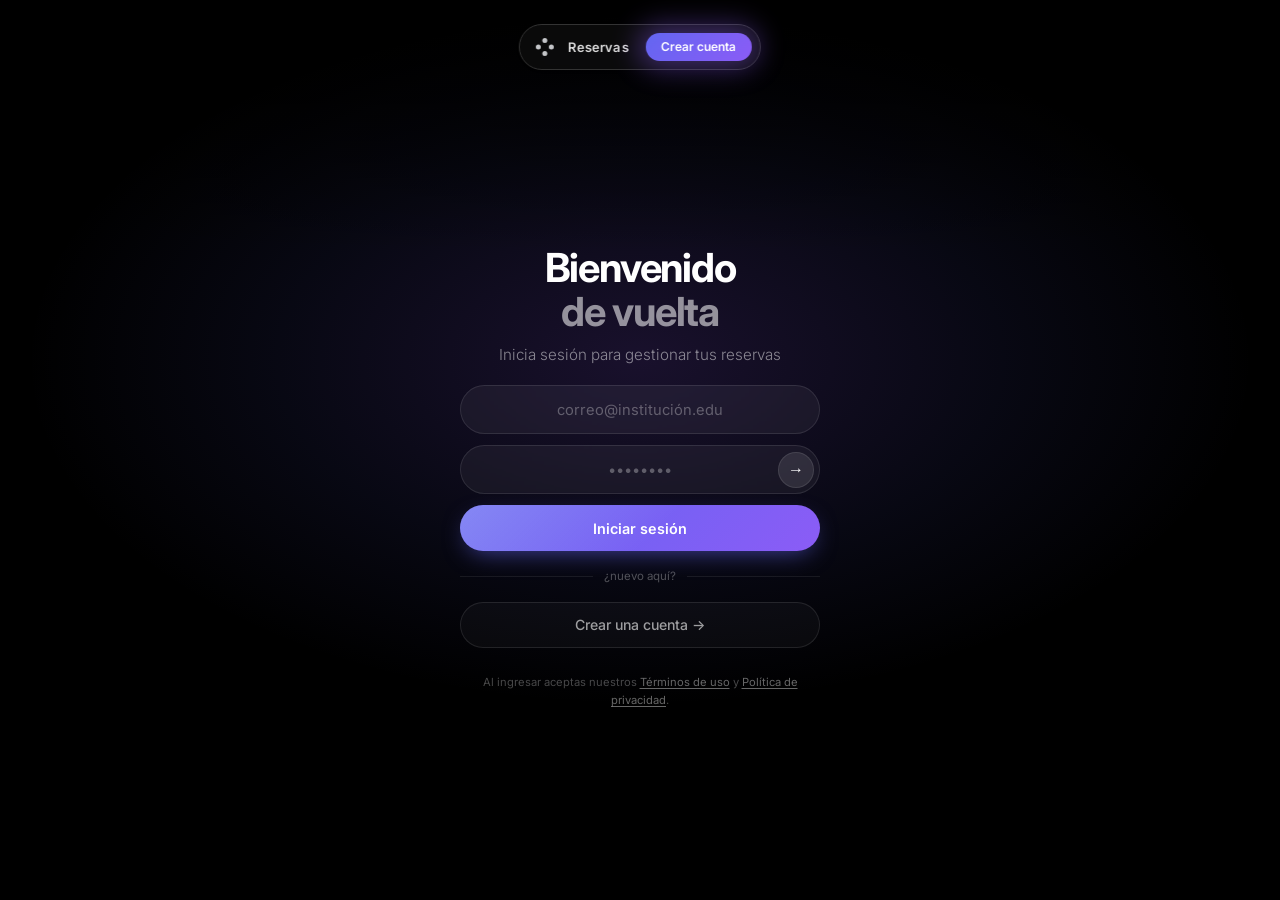
<file: frontend/index.html>
<!DOCTYPE html>
<html lang="es">
<head>
  <meta charset="UTF-8" />
  <meta name="viewport" content="width=device-width, initial-scale=1.0" />
  <title>Reservas Institucionales — Iniciar sesión</title>
  <link rel="preconnect" href="https://fonts.googleapis.com" />
  <link rel="preconnect" href="https://fonts.gstatic.com" crossorigin />
  <link href="https://fonts.googleapis.com/css2?family=Inter:ital,opsz,wght@0,14..32,300;0,14..32,400;0,14..32,500;0,14..32,600;0,14..32,700;1,14..32,300;1,14..32,400&display=swap" rel="stylesheet" />
  <link rel="stylesheet" href="style.css" />
</head>
<body class="dark-page">

  <!-- Fondo WebGL (dot matrix reveal) -->
  <canvas id="bg-canvas"></canvas>

  <!-- Overlays de gradiente -->
  <div class="bg-radial"></div>
  <div class="bg-top"></div>
  <div class="bg-bottom"></div>

  <!-- Navbar flotante -->
  <header class="mini-nav">
    <div class="nav-logo">
      <span></span><span></span><span></span><span></span>
    </div>
    <span class="nav-brand">Reservas</span>
    <a href="register.html" class="nav-cta-wrap">
      <span class="nav-cta-glow"></span>
      <span class="nav-cta">Crear cuenta</span>
    </a>
  </header>

  <!-- Contenido -->
  <main class="auth-main">
    <div class="auth-wrap">

      <div class="auth-heading">
        <h1>Bienvenido<br /><em>de vuelta</em></h1>
        <p>Inicia sesión para gestionar tus reservas</p>
      </div>

      <div id="msg-login" class="msg hidden"></div>

      <form id="form-login" autocomplete="on" novalidate>

        <div class="pill-field">
          <input
            type="email"
            id="correo"
            name="email"
            class="auth-pill"
            placeholder="correo@institución.edu"
            required
            autocomplete="email"
          />
        </div>

        <div class="pill-field">
          <input
            type="password"
            id="contrasena"
            name="password"
            class="auth-pill"
            placeholder="••••••••"
            required
            autocomplete="current-password"
          />
          <button type="submit" class="arrow-btn" aria-label="Iniciar sesión">
            <span class="arrow-track">
              <span>→</span>
              <span>→</span>
            </span>
          </button>
        </div>

        <button type="submit" class="btn-solid">Iniciar sesión</button>

      </form>

      <div class="or-divider">
        <span></span><small>¿nuevo aquí?</small><span></span>
      </div>

      <a href="register.html" class="btn-ghost">Crear una cuenta →</a>

      <p class="legal-note">
        Al ingresar aceptas nuestros
        <a href="#">Términos de uso</a> y
        <a href="#">Política de privacidad</a>.
      </p>

    </div>
  </main>

  <script src="three.min.js"></script>
  <script src="config.js"></script>
  <script src="canvas-bg.js"></script>
  <script src="auth.js"></script>
</body>
</html>
</file>
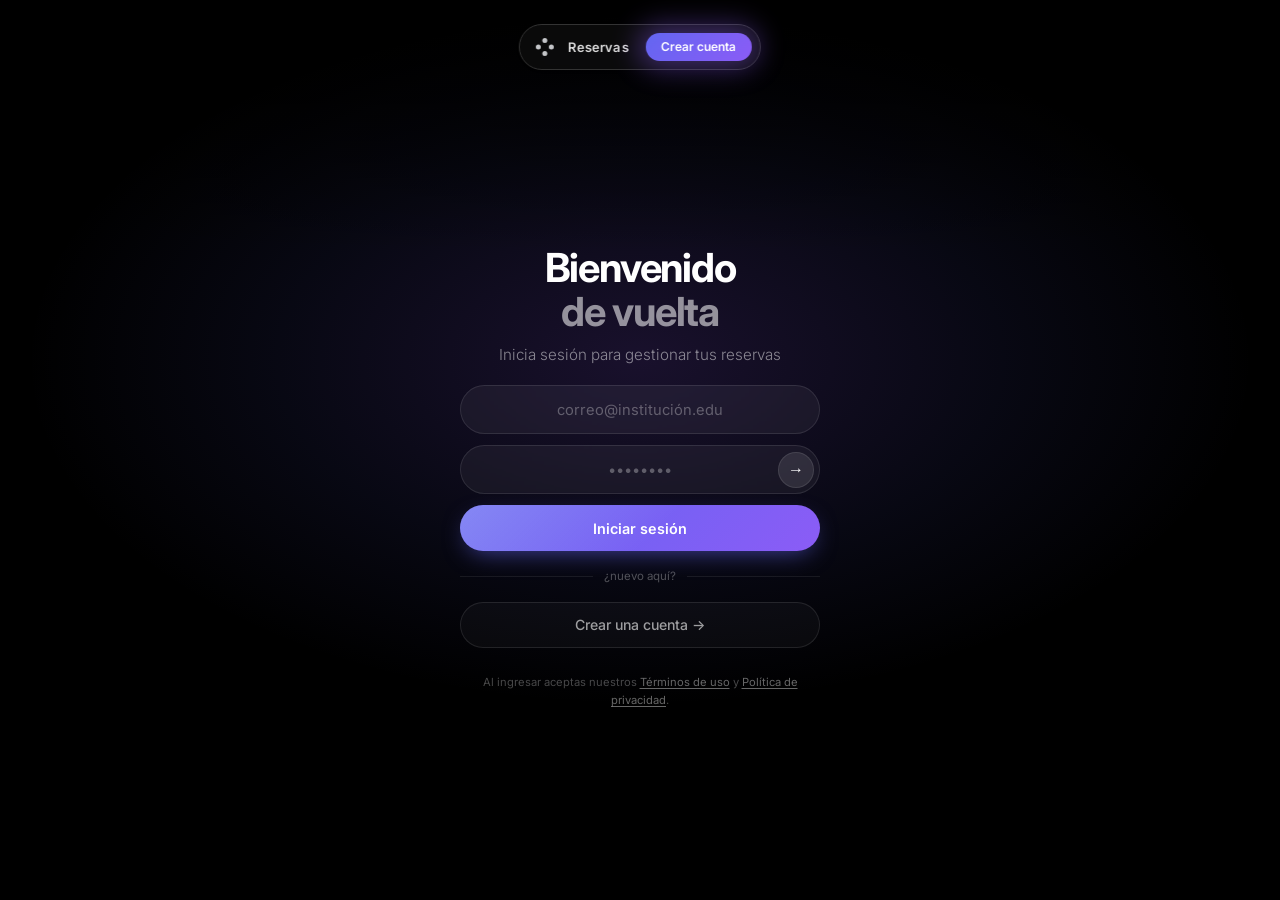
<file: frontend/dashboard.html>
<!DOCTYPE html>
<html lang="es">
<head>
  <meta charset="UTF-8" />
  <meta name="viewport" content="width=device-width, initial-scale=1.0" />
  <title>Reservas Institucionales — Panel</title>
  <link rel="preconnect" href="https://fonts.googleapis.com" />
  <link rel="preconnect" href="https://fonts.gstatic.com" crossorigin />
  <link href="https://fonts.googleapis.com/css2?family=Inter:opsz,wght@14..32,300;14..32,400;14..32,500;14..32,600;14..32,700&display=swap" rel="stylesheet" />
  <link rel="stylesheet" href="dashboard.css" />
</head>
<body class="dash">

  <!-- Fondo -->
  <div class="aurora"></div>
  <div class="grid-overlay"></div>

  <!-- Topbar -->
  <header class="topbar">
    <div class="brand">
      <div class="brand-logo"><span></span><span></span><span></span><span></span></div>
      <div class="brand-name">Reservas<small>Institucionales</small></div>
    </div>

    <nav class="nav" id="nav">
      <div class="nav-pill" id="nav-pill"></div>
      <button class="nav-item active" data-view="inicio">
        <svg viewBox="0 0 20 20" fill="none"><path d="M3 10.5L10 4l7 6.5M5 9v7h10V9" stroke="currentColor" stroke-width="1.5" stroke-linecap="round" stroke-linejoin="round"/></svg>
        Inicio
      </button>
      <button class="nav-item" data-view="espacios">
        <svg viewBox="0 0 20 20" fill="none"><rect x="3" y="3" width="6" height="6" rx="1.5" stroke="currentColor" stroke-width="1.5"/><rect x="11" y="3" width="6" height="6" rx="1.5" stroke="currentColor" stroke-width="1.5"/><rect x="3" y="11" width="6" height="6" rx="1.5" stroke="currentColor" stroke-width="1.5"/><rect x="11" y="11" width="6" height="6" rx="1.5" stroke="currentColor" stroke-width="1.5"/></svg>
        Espacios
      </button>
      <button class="nav-item" data-view="reservas">
        <svg viewBox="0 0 20 20" fill="none"><rect x="3" y="4" width="14" height="13" rx="2" stroke="currentColor" stroke-width="1.5"/><path d="M3 8h14M7 2v4M13 2v4" stroke="currentColor" stroke-width="1.5" stroke-linecap="round"/></svg>
        <span id="reservas-tab-label">Mis reservas</span>
      </button>
      <button class="nav-item admin-only hidden" data-view="usuarios">
        <svg viewBox="0 0 20 20" fill="none"><circle cx="10" cy="7" r="3" stroke="currentColor" stroke-width="1.5"/><path d="M4 17c0-3.3 2.7-6 6-6s6 2.7 6 6" stroke="currentColor" stroke-width="1.5" stroke-linecap="round"/></svg>
        Usuarios
      </button>
    </nav>

    <div class="user-chip">
      <div class="user-meta">
        <div class="uname" id="uname">—</div>
        <div class="urole" id="urole">—</div>
      </div>
      <div class="avatar" id="avatar">U</div>
      <button class="icon-btn" id="btn-logout" title="Cerrar sesión">
        <svg viewBox="0 0 20 20" fill="none"><path d="M8 17H5a2 2 0 0 1-2-2V5a2 2 0 0 1 2-2h3M13 14l4-4-4-4M17 10H8" stroke="currentColor" stroke-width="1.5" stroke-linecap="round" stroke-linejoin="round"/></svg>
      </button>
    </div>
  </header>

  <!-- Contenido -->
  <div class="shell">

    <!-- ── INICIO ── -->
    <section class="view active" id="view-inicio">
      <div class="view-head">
        <div>
          <h1 id="greeting">Hola</h1>
          <p>Resumen de tu actividad en el sistema</p>
        </div>
      </div>
      <div class="stats" id="stats"></div>
      <div class="view-head" style="margin-top:0.5rem"><div><h1 style="font-size:1.15rem">Reservas recientes</h1></div></div>
      <div id="recent"></div>
    </section>

    <!-- ── ESPACIOS ── -->
    <section class="view" id="view-espacios">
      <div class="view-head">
        <div>
          <h1>Espacios <em>institucionales</em></h1>
          <p id="espacios-sub">Selecciona un espacio para reservar</p>
        </div>
        <button class="btn btn-primary admin-only hidden" data-action="new-espacio">
          <svg viewBox="0 0 20 20" fill="none"><path d="M10 4v12M4 10h12" stroke="currentColor" stroke-width="2" stroke-linecap="round"/></svg>
          Nuevo espacio
        </button>
      </div>
      <div class="grid" id="lista-espacios"></div>
    </section>

    <!-- ── RESERVAS ── -->
    <section class="view" id="view-reservas">
      <div class="view-head">
        <div>
          <h1 id="reservas-title">Mis <em>reservas</em></h1>
          <p id="reservas-sub">Historial y estado de tus solicitudes</p>
        </div>
      </div>
      <div id="lista-reservas"></div>
    </section>

    <!-- ── USUARIOS (admin) ── -->
    <section class="view" id="view-usuarios">
      <div class="view-head">
        <div>
          <h1>Usuarios <em>registrados</em></h1>
          <p>Gestiona las cuentas del sistema</p>
        </div>
        <button class="btn btn-primary" data-action="new-usuario">
          <svg viewBox="0 0 20 20" fill="none"><path d="M10 4v12M4 10h12" stroke="currentColor" stroke-width="2" stroke-linecap="round"/></svg>
          Nuevo usuario
        </button>
      </div>
      <div id="lista-usuarios"></div>
    </section>

  </div>

  <!-- Modal & toasts -->
  <div class="modal-root" id="modal-root"></div>
  <div class="toast-root" id="toast-root"></div>

  <script src="config.js"></script>
  <script src="api.js"></script>
  <script src="dashboard.js"></script>
</body>
</html>
</file>
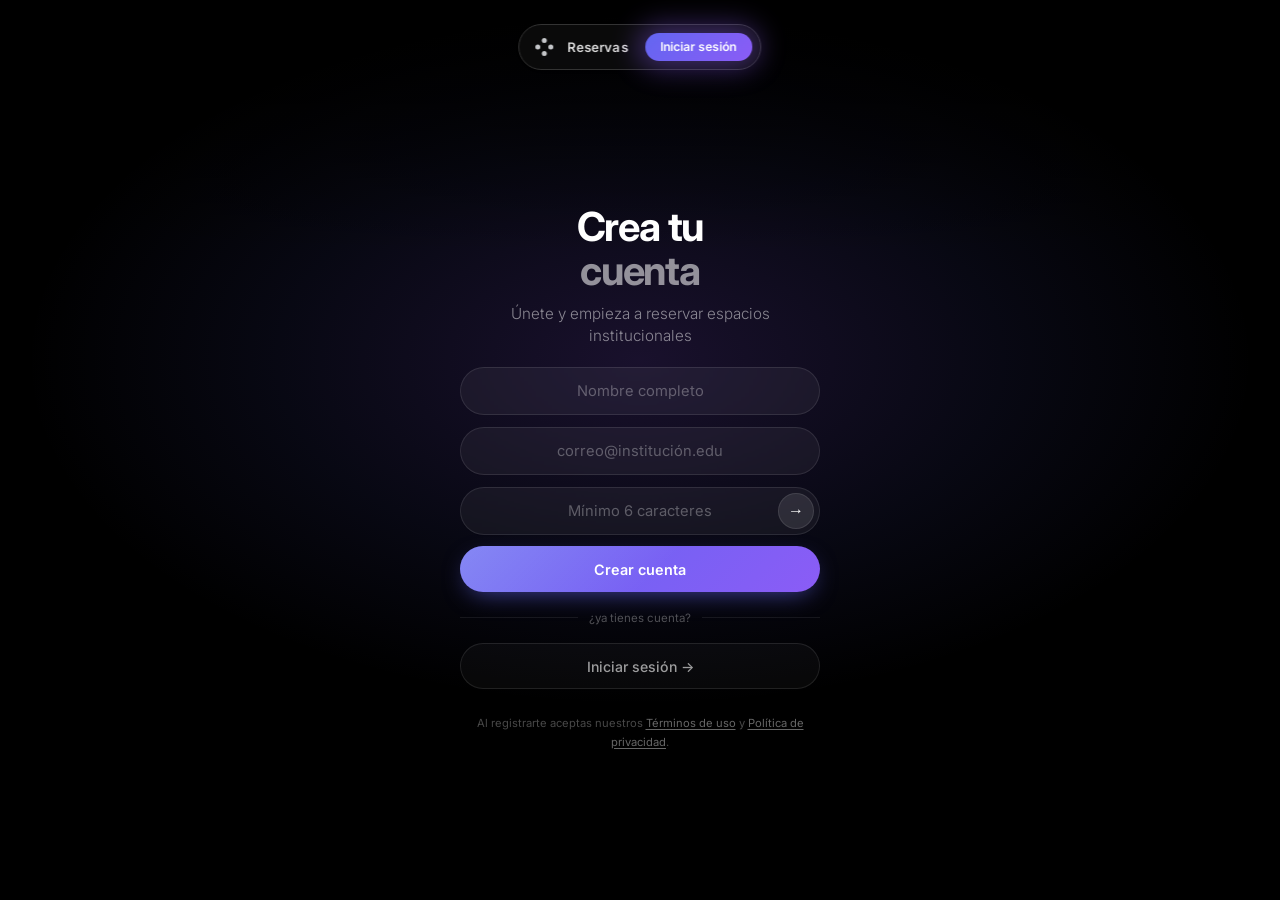
<file: frontend/register.html>
<!DOCTYPE html>
<html lang="es">
<head>
  <meta charset="UTF-8" />
  <meta name="viewport" content="width=device-width, initial-scale=1.0" />
  <title>Reservas Institucionales — Crear cuenta</title>
  <link rel="preconnect" href="https://fonts.googleapis.com" />
  <link rel="preconnect" href="https://fonts.gstatic.com" crossorigin />
  <link href="https://fonts.googleapis.com/css2?family=Inter:ital,opsz,wght@0,14..32,300;0,14..32,400;0,14..32,500;0,14..32,600;0,14..32,700;1,14..32,300;1,14..32,400&display=swap" rel="stylesheet" />
  <link rel="stylesheet" href="style.css" />
</head>
<body class="dark-page">

  <canvas id="bg-canvas"></canvas>
  <div class="bg-radial"></div>
  <div class="bg-top"></div>
  <div class="bg-bottom"></div>

  <header class="mini-nav">
    <div class="nav-logo">
      <span></span><span></span><span></span><span></span>
    </div>
    <span class="nav-brand">Reservas</span>
    <a href="index.html" class="nav-cta-wrap">
      <span class="nav-cta-glow"></span>
      <span class="nav-cta">Iniciar sesión</span>
    </a>
  </header>

  <main class="auth-main">
    <div class="auth-wrap">

      <div class="auth-heading">
        <h1>Crea tu<br /><em>cuenta</em></h1>
        <p>Únete y empieza a reservar espacios institucionales</p>
      </div>

      <div id="msg-register" class="msg hidden"></div>

      <form id="form-register" autocomplete="on" novalidate>

        <div class="pill-field">
          <input
            type="text"
            id="nombre"
            name="name"
            class="auth-pill"
            placeholder="Nombre completo"
            required
            autocomplete="name"
          />
        </div>

        <div class="pill-field">
          <input
            type="email"
            id="correo"
            name="email"
            class="auth-pill"
            placeholder="correo@institución.edu"
            required
            autocomplete="email"
          />
        </div>

        <div class="pill-field">
          <input
            type="password"
            id="contrasena"
            name="password"
            class="auth-pill"
            placeholder="Mínimo 6 caracteres"
            required
            autocomplete="new-password"
            minlength="6"
          />
          <button type="submit" class="arrow-btn" aria-label="Crear cuenta">
            <span class="arrow-track">
              <span>→</span>
              <span>→</span>
            </span>
          </button>
        </div>

        <button type="submit" class="btn-solid">Crear cuenta</button>

      </form>

      <div class="or-divider">
        <span></span><small>¿ya tienes cuenta?</small><span></span>
      </div>

      <a href="index.html" class="btn-ghost">Iniciar sesión →</a>

      <p class="legal-note">
        Al registrarte aceptas nuestros
        <a href="#">Términos de uso</a> y
        <a href="#">Política de privacidad</a>.
      </p>

    </div>
  </main>

  <script src="three.min.js"></script>
  <script src="config.js"></script>
  <script src="canvas-bg.js"></script>
  <script src="auth.js"></script>
</body>
</html>
</file>
<file: frontend/style.css>
/* ═══════════════════════════════════════════════════════════════
   RESET & TOKENS
══════════════════════════════════════════════════════════════════ */
*, *::before, *::after { box-sizing: border-box; margin: 0; padding: 0; }

:root {
  /* Brand */
  --primary:   #2563eb;
  --primary-h: #1d4ed8;
  --danger:    #dc2626;
  --danger-h:  #b91c1c;
  --success:   #16a34a;
  --warning:   #d97706;

  /* Grays */
  --gray-50:   #f9fafb;
  --gray-100:  #f3f4f6;
  --gray-200:  #e5e7eb;
  --gray-600:  #4b5563;
  --gray-800:  #1f2937;

  /* Misc */
  --radius:    8px;
  --shadow:    0 1px 3px rgba(0,0,0,.12), 0 1px 2px rgba(0,0,0,.08);
}


/* ═══════════════════════════════════════════════════════════════
   DARK AUTH PAGE  (.dark-page)
══════════════════════════════════════════════════════════════════ */
body.dark-page {
  font-family: 'Inter', system-ui, -apple-system, sans-serif;
  background: #000;
  color: #fff;
  min-height: 100vh;
  overflow-x: hidden;
  -webkit-font-smoothing: antialiased;
  text-rendering: optimizeLegibility;
}

/* ── WebGL canvas ── */
#bg-canvas {
  position: fixed;
  inset: 0;
  width: 100%;
  height: 100%;
  z-index: 0;
  pointer-events: none;
}

/* ── Gradient overlays ── */
.bg-radial {
  position: fixed;
  inset: 0;
  /* Glow violeta ambiental + oscurecido detras del formulario */
  background:
    radial-gradient(ellipse 75% 60% at 50% 40%, rgba(139,92,246,0.18) 0%, rgba(99,102,241,0.08) 38%, transparent 64%),
    radial-gradient(ellipse 48% 55% at 50% 50%,
      rgba(0,0,0,0.85) 0%,
      rgba(0,0,0,0.55) 32%,
      rgba(0,0,0,0.15) 62%,
      transparent 85%);
  z-index: 1;
  pointer-events: none;
}
.bg-top {
  position: fixed;
  top: 0; left: 0; right: 0;
  height: 28%;
  background: linear-gradient(to bottom, rgba(0,0,0,0.85) 0%, transparent 100%);
  z-index: 1;
  pointer-events: none;
}
.bg-bottom {
  position: fixed;
  bottom: 0; left: 0; right: 0;
  height: 18%;
  background: linear-gradient(to top, rgba(0,0,0,0.6) 0%, transparent 100%);
  z-index: 1;
  pointer-events: none;
}

/* ═══════════ Navbar flotante ═══════════ */
.mini-nav {
  position: fixed;
  top: 1.5rem;
  left: 50%;
  transform: translateX(-50%);
  z-index: 30;
  display: flex;
  align-items: center;
  gap: 0.85rem;
  padding: 0.5rem 0.55rem 0.5rem 1rem;
  background: rgba(31, 31, 31, 0.34);
  backdrop-filter: blur(10px);
  -webkit-backdrop-filter: blur(10px);
  border: 1px solid #333;
  border-radius: 9999px;
  white-space: nowrap;
  animation: navDrop 0.6s cubic-bezier(0.16, 1, 0.3, 1) both;
}
@keyframes navDrop {
  from { opacity: 0; transform: translate(-50%, -16px); }
  to   { opacity: 1; transform: translate(-50%, 0); }
}

/* Logo de 4 puntos en diamante */
.nav-logo {
  position: relative;
  width: 18px;
  height: 18px;
  flex-shrink: 0;
}
.nav-logo span {
  position: absolute;
  width: 5px;
  height: 5px;
  border-radius: 50%;
  background: rgba(229, 231, 235, 0.85);
  transition: transform 0.4s ease;
}
.nav-logo span:nth-child(1) { top: 0;    left: 50%; transform: translateX(-50%); }
.nav-logo span:nth-child(2) { left: 0;   top: 50%;  transform: translateY(-50%); }
.nav-logo span:nth-child(3) { right: 0;  top: 50%;  transform: translateY(-50%); }
.nav-logo span:nth-child(4) { bottom: 0; left: 50%; transform: translateX(-50%); }
.mini-nav:hover .nav-logo span:nth-child(1) { transform: translateX(-50%) translateY(-1px); }
.mini-nav:hover .nav-logo span:nth-child(4) { transform: translateX(-50%) translateY(1px); }

.nav-brand {
  font-size: 0.82rem;
  font-weight: 600;
  letter-spacing: 0.01em;
  color: rgba(255, 255, 255, 0.85);
  margin-right: 0.25rem;
}

/* CTA con glow (estilo Signup del componente) */
.nav-cta-wrap {
  position: relative;
  display: inline-flex;
  text-decoration: none;
}
.nav-cta-glow {
  position: absolute;
  inset: -8px;
  border-radius: 9999px;
  background: #8b5cf6;
  opacity: 0.4;
  filter: blur(14px);
  pointer-events: none;
  transition: opacity 0.3s ease, filter 0.3s ease, inset 0.3s ease;
}
.nav-cta-wrap:hover .nav-cta-glow {
  opacity: 0.7;
  filter: blur(18px);
  inset: -11px;
}
.nav-cta {
  position: relative;
  z-index: 1;
  padding: 0.4rem 0.95rem;
  border-radius: 9999px;
  font-size: 0.76rem;
  font-weight: 600;
  color: #fff;
  background: linear-gradient(135deg, #6366f1 0%, #8b5cf6 100%);
  transition: filter 0.2s ease;
}
.nav-cta-wrap:hover .nav-cta {
  filter: brightness(1.12);
}

/* ═══════════ Layout ═══════════ */
.auth-main {
  position: relative;
  z-index: 10;
  min-height: 100vh;
  display: flex;
  align-items: center;
  justify-content: center;
  padding: 6rem 1.25rem 2.5rem;
}

.auth-wrap {
  width: 100%;
  max-width: 360px;
  display: flex;
  flex-direction: column;
  gap: 1.15rem;
  text-align: center;
  animation: authIn 0.6s cubic-bezier(0.16, 1, 0.3, 1) both;
}
@keyframes authIn {
  from { opacity: 0; transform: translateX(-40px); }
  to   { opacity: 1; transform: translateX(0); }
}

/* ── Encabezado ── */
.auth-heading h1 {
  font-size: clamp(2.3rem, 7vw, 2.5rem);
  font-weight: 700;
  line-height: 1.1;
  letter-spacing: -0.03em;
  color: #fff;
}
.auth-heading h1 em {
  font-style: normal;
  color: rgba(255, 255, 255, 0.55);
}
.auth-heading p {
  margin-top: 0.6rem;
  font-size: 0.95rem;
  font-weight: 300;
  color: rgba(255, 255, 255, 0.5);
  line-height: 1.5;
}

/* ── Mensajes ── */
.dark-page .msg {
  border-radius: 9999px;
  padding: 0.65rem 1.1rem;
  font-size: 0.82rem;
  text-align: center;
  border: 1px solid transparent;
}
.dark-page .msg.hidden { display: none !important; }
.dark-page .msg.success {
  background: rgba(22, 163, 74, 0.12);
  color: #4ade80;
  border-color: rgba(22, 163, 74, 0.25);
}
.dark-page .msg.error {
  background: rgba(220, 38, 38, 0.1);
  color: #f87171;
  border-color: rgba(220, 38, 38, 0.2);
}

/* ── Formulario ── */
.dark-page form {
  display: flex;
  flex-direction: column;
  gap: 0.7rem;
}

/* Campo tipo píldora */
.pill-field { position: relative; }

.auth-pill {
  width: 100%;
  background: rgba(255, 255, 255, 0.05);
  border: 1px solid rgba(255, 255, 255, 0.1);
  border-radius: 9999px;
  padding: 0.9rem 3rem;
  font-size: 0.92rem;
  color: #fff;
  font-family: inherit;
  text-align: center;
  caret-color: rgba(255, 255, 255, 0.6);
  backdrop-filter: blur(1px);
  transition: border-color 0.2s ease, background 0.2s ease;
}
.auth-pill::placeholder { color: rgba(255, 255, 255, 0.3); }
.auth-pill:focus {
  outline: none;
  border-color: rgba(139, 92, 246, 0.6);
  background: rgba(139, 92, 246, 0.06);
  box-shadow: 0 0 0 3px rgba(139, 92, 246, 0.12);
}

/* Quita el fondo amarillo del autofill de Chrome */
.auth-pill:-webkit-autofill,
.auth-pill:-webkit-autofill:hover,
.auth-pill:-webkit-autofill:focus {
  -webkit-box-shadow: 0 0 0 1000px rgba(0,0,0,0) inset !important;
  -webkit-text-fill-color: #fff !important;
  transition: background-color 9999s ease-in-out 0s;
}

/* Botón de flecha con animación dual */
.arrow-btn {
  position: absolute;
  right: 6px;
  top: 50%;
  transform: translateY(-50%);
  width: 36px;
  height: 36px;
  border-radius: 50%;
  background: rgba(255, 255, 255, 0.1);
  border: 1px solid rgba(255, 255, 255, 0.1);
  color: #fff;
  cursor: pointer;
  overflow: hidden;
  transition: background 0.2s ease;
}
.arrow-btn:hover { background: linear-gradient(135deg, #6366f1, #8b5cf6); border-color: transparent; }
.arrow-track {
  position: relative;
  display: block;
  width: 100%;
  height: 100%;
}
.arrow-track span {
  position: absolute;
  inset: 0;
  display: flex;
  align-items: center;
  justify-content: center;
  font-size: 1rem;
  line-height: 1;
  transition: transform 0.3s ease;
}
.arrow-track span:nth-child(1) { transform: translateX(0); }
.arrow-track span:nth-child(2) { transform: translateX(-130%); }
.arrow-btn:hover .arrow-track span:nth-child(1) { transform: translateX(130%); }
.arrow-btn:hover .arrow-track span:nth-child(2) { transform: translateX(0); }

/* Botón sólido — gradiente violeta (acento de la app) */
.dark-page .btn-solid {
  width: 100%;
  padding: 0.9rem;
  border-radius: 9999px;
  background: linear-gradient(135deg, #6366f1 0%, #8b5cf6 100%);
  color: #fff;
  font-size: 0.9rem;
  font-weight: 600;
  border: none;
  cursor: pointer;
  font-family: inherit;
  position: relative;
  overflow: hidden;
  box-shadow: 0 8px 24px -8px rgba(99, 102, 241, 0.65);
  transition: filter 0.2s ease, transform 0.15s ease, box-shadow 0.2s ease;
}
.dark-page .btn-solid::after {
  content: '';
  position: absolute;
  inset: 0;
  background: linear-gradient(135deg, rgba(255,255,255,0.22) 0%, transparent 55%);
  pointer-events: none;
}
.dark-page .btn-solid:hover { filter: brightness(1.1); transform: translateY(-1px); box-shadow: 0 12px 30px -8px rgba(99, 102, 241, 0.8); }
.dark-page .btn-solid:active { transform: translateY(0); }

/* Separador "or" */
.or-divider {
  display: flex;
  align-items: center;
  gap: 0.7rem;
  color: rgba(255, 255, 255, 0.3);
}
.or-divider span { flex: 1; height: 1px; background: rgba(255, 255, 255, 0.08); }
.or-divider small { font-size: 0.72rem; white-space: nowrap; }

/* Botón fantasma */
.dark-page .btn-ghost {
  display: block;
  width: 100%;
  padding: 0.85rem;
  border-radius: 9999px;
  background: rgba(255, 255, 255, 0.03);
  color: rgba(255, 255, 255, 0.6);
  font-size: 0.88rem;
  font-weight: 500;
  border: 1px solid rgba(255, 255, 255, 0.1);
  text-decoration: none;
  font-family: inherit;
  cursor: pointer;
  transition: background 0.2s ease, color 0.2s ease, border-color 0.2s ease;
}
.dark-page .btn-ghost:hover {
  background: rgba(255, 255, 255, 0.08);
  color: #fff;
  border-color: rgba(255, 255, 255, 0.2);
}

/* Texto legal */
.legal-note {
  font-size: 0.7rem;
  color: rgba(255, 255, 255, 0.28);
  line-height: 1.65;
  padding-top: 0.4rem;
}
.legal-note a {
  color: rgba(255, 255, 255, 0.4);
  text-decoration: underline;
  text-underline-offset: 2px;
  transition: color 0.15s ease;
}
.legal-note a:hover { color: rgba(255, 255, 255, 0.7); }


/* ═══════════════════════════════════════════════════════════════
   DASHBOARD  (tema claro — intacto)
══════════════════════════════════════════════════════════════════ */
body:not(.dark-page) {
  font-family: system-ui, -apple-system, sans-serif;
  background: var(--gray-100);
  color: var(--gray-800);
  min-height: 100vh;
}

label {
  display: flex;
  flex-direction: column;
  gap: .35rem;
  font-size: .9rem;
  font-weight: 500;
  color: var(--gray-600);
}

body:not(.dark-page) input, select {
  padding: .6rem .8rem;
  border: 1px solid var(--gray-200);
  border-radius: var(--radius);
  font-size: 1rem;
  width: 100%;
  transition: border-color .2s;
}
body:not(.dark-page) input:focus, select:focus {
  outline: none;
  border-color: var(--primary);
}

body:not(.dark-page) form {
  display: flex;
  flex-direction: column;
  gap: 1rem;
}

body:not(.dark-page) button[type="submit"],
body:not(.dark-page) .btn-primary {
  padding: .7rem 1.2rem;
  background: var(--primary);
  color: white;
  border: none;
  border-radius: var(--radius);
  font-size: 1rem;
  cursor: pointer;
  transition: background .2s;
}
body:not(.dark-page) button[type="submit"]:hover,
body:not(.dark-page) .btn-primary:hover { background: var(--primary-h); }

.btn-sm {
  padding: .4rem .9rem;
  border: none;
  border-radius: var(--radius);
  font-size: .85rem;
  cursor: pointer;
}
.btn-danger { background: var(--danger); color: white; }
.btn-danger:hover { background: var(--danger-h); }

.btn-outline {
  padding: .4rem .9rem;
  border: 1px solid var(--primary);
  background: transparent;
  color: var(--primary);
  border-radius: var(--radius);
  font-size: .85rem;
  cursor: pointer;
}
.btn-outline:hover { background: var(--primary); color: white; }

.form-row { display: flex; gap: .75rem; flex-wrap: wrap; }
.form-row button { flex: 1; }

body:not(.dark-page) .msg {
  padding: .75rem 1rem;
  border-radius: var(--radius);
  font-size: .9rem;
  margin-bottom: 1rem;
}
.msg.hidden { display: none !important; }
.msg.success { background: #dcfce7; color: var(--success); border: 1px solid #bbf7d0; }
.msg.error   { background: #fee2e2; color: var(--danger);  border: 1px solid #fecaca; }
.msg.info    { background: #dbeafe; color: var(--primary); border: 1px solid #bfdbfe; }

/* Header */
header {
  background: white;
  box-shadow: var(--shadow);
  position: sticky;
  top: 0;
  z-index: 10;
}
.header-inner {
  max-width: 1100px;
  margin: 0 auto;
  padding: .9rem 1.5rem;
  display: flex;
  align-items: center;
  justify-content: space-between;
}
.logo { font-weight: 700; font-size: 1.1rem; color: var(--primary); }
.header-right { display: flex; align-items: center; gap: 1rem; }
#user-info { font-size: .9rem; color: var(--gray-600); }

/* Tabs */
.tabs {
  background: white;
  border-bottom: 2px solid var(--gray-200);
  display: flex;
  gap: 0;
  max-width: 1100px;
  margin: 0 auto;
  padding: 0 1.5rem;
}
.tab {
  padding: .85rem 1.25rem;
  border: none;
  background: transparent;
  cursor: pointer;
  font-size: .95rem;
  border-bottom: 3px solid transparent;
  margin-bottom: -2px;
  color: var(--gray-600);
  transition: color .2s;
}
.tab:hover { color: var(--primary); }
.tab.active { color: var(--primary); border-bottom-color: var(--primary); font-weight: 600; }

/* Main */
main:not(.auth-main) {
  max-width: 1100px;
  margin: 0 auto;
  padding: 1.5rem;
}
.tab-content { display: none; }
.tab-content.active { display: block; }
.tab-content h2 { margin-bottom: 1rem; font-size: 1.3rem; }

/* Card grid */
.card-grid {
  display: grid;
  grid-template-columns: repeat(auto-fill, minmax(280px, 1fr));
  gap: 1rem;
  margin-top: 1rem;
}
.card {
  background: white;
  border-radius: var(--radius);
  box-shadow: var(--shadow);
  padding: 1.25rem;
  display: flex;
  flex-direction: column;
  gap: .6rem;
}
.card h3 { font-size: 1.05rem; }
.card .meta { font-size: .85rem; color: var(--gray-600); }

.badge {
  display: inline-block;
  padding: .2rem .6rem;
  border-radius: 999px;
  font-size: .75rem;
  font-weight: 600;
  text-transform: uppercase;
}
.badge-activo        { background: #dcfce7; color: var(--success); }
.badge-inactivo      { background: #fee2e2; color: var(--danger); }
.badge-mantenimiento { background: #fef9c3; color: var(--warning); }
.badge-esperando     { background: #dbeafe; color: var(--primary); }
.badge-aprobada      { background: #dcfce7; color: var(--success); }
.badge-rechazada     { background: #fee2e2; color: var(--danger); }

/* Panel */
.panel {
  background: white;
  border-radius: var(--radius);
  box-shadow: var(--shadow);
  padding: 1.5rem;
  margin-top: 1.5rem;
  max-width: 520px;
}
.panel h3 { margin-bottom: 1rem; }
.panel.hidden { display: none; }

/* Tablas */
.table-wrap { overflow-x: auto; margin-top: 1rem; }
table {
  width: 100%;
  border-collapse: collapse;
  background: white;
  border-radius: var(--radius);
  overflow: hidden;
  box-shadow: var(--shadow);
}
th {
  background: var(--gray-100);
  text-align: left;
  padding: .75rem 1rem;
  font-size: .85rem;
  color: var(--gray-600);
}
td {
  padding: .75rem 1rem;
  border-top: 1px solid var(--gray-200);
  font-size: .9rem;
}
tr:hover td { background: var(--gray-50); }

.action-row { display: flex; gap: .5rem; flex-wrap: wrap; }

/* Utilidades */
.hidden { display: none !important; }
.mt-1   { margin-top: .5rem; }
.mt-2   { margin-top: 1rem; }
</file>
<file: frontend/dashboard.css>
/* ═══════════════════════════════════════════════════════════════
   DASHBOARD — tema oscuro premium, animado e interactivo
══════════════════════════════════════════════════════════════════ */
*, *::before, *::after { box-sizing: border-box; margin: 0; padding: 0; }

:root {
  --bg:        #05060a;
  --surface:   rgba(255,255,255,0.035);
  --surface-2: rgba(255,255,255,0.06);
  --border:    rgba(255,255,255,0.08);
  --border-h:  rgba(255,255,255,0.18);
  --fg:        #ffffff;
  --fg-dim:    rgba(255,255,255,0.55);
  --fg-muted:  rgba(255,255,255,0.32);
  --accent:    #6366f1;
  --accent-2:  #8b5cf6;
  --accent-grad: linear-gradient(135deg, #6366f1 0%, #8b5cf6 100%);
  --ok:    #34d399;
  --warn:  #fbbf24;
  --bad:   #f87171;
  --info:  #60a5fa;
  --r:     16px;
  --r-sm:  11px;
  --ease:  cubic-bezier(0.16, 1, 0.3, 1);
}

body.dash {
  font-family: 'Inter', system-ui, -apple-system, sans-serif;
  background: var(--bg);
  color: var(--fg);
  min-height: 100vh;
  overflow-x: hidden;
  -webkit-font-smoothing: antialiased;
}

/* ── Fondo aurora + grid ── */
.aurora { position: fixed; inset: 0; z-index: 0; overflow: hidden; background: var(--bg); }
.aurora::before, .aurora::after {
  content: ''; position: absolute; width: 65vmax; height: 65vmax;
  border-radius: 50%; filter: blur(130px); opacity: 0.45;
}
.aurora::before {
  background: radial-gradient(circle, #4f46e5, transparent 60%);
  top: -25%; left: -12%; animation: drift1 20s var(--ease) infinite alternate;
}
.aurora::after {
  background: radial-gradient(circle, #7c3aed, transparent 60%);
  bottom: -25%; right: -12%; animation: drift2 26s var(--ease) infinite alternate;
}
@keyframes drift1 { to { transform: translate(12vw, 8vh) scale(1.15); } }
@keyframes drift2 { to { transform: translate(-10vw, -6vh) scale(1.1); } }

.grid-overlay {
  position: fixed; inset: 0; z-index: 0; pointer-events: none;
  background-image: radial-gradient(rgba(255,255,255,0.045) 1px, transparent 1px);
  background-size: 24px 24px;
  -webkit-mask-image: radial-gradient(ellipse 80% 70% at 50% 40%, #000 20%, transparent 85%);
          mask-image: radial-gradient(ellipse 80% 70% at 50% 40%, #000 20%, transparent 85%);
}

/* ═══════════ Utilidades ═══════════ */
.hidden { display: none !important; }

/* ═══════════ Topbar ═══════════ */
.topbar {
  position: sticky; top: 0; z-index: 40;
  display: flex; align-items: center; gap: 1.25rem;
  padding: 0.85rem 1.5rem;
  background: rgba(8, 9, 14, 0.7);
  backdrop-filter: blur(18px); -webkit-backdrop-filter: blur(18px);
  border-bottom: 1px solid var(--border);
  animation: slideDown 0.6s var(--ease) both;
}
@keyframes slideDown { from { opacity: 0; transform: translateY(-100%); } to { opacity: 1; transform: translateY(0); } }

.brand { display: flex; align-items: center; gap: 0.6rem; }
.brand-logo { position: relative; width: 20px; height: 20px; flex-shrink: 0; }
.brand-logo span {
  position: absolute; width: 6px; height: 6px; border-radius: 50%;
  background: #fff; transition: transform 0.5s var(--ease);
}
.brand-logo span:nth-child(1){ top:0; left:50%; transform:translateX(-50%); }
.brand-logo span:nth-child(2){ left:0; top:50%; transform:translateY(-50%); }
.brand-logo span:nth-child(3){ right:0; top:50%; transform:translateY(-50%); }
.brand-logo span:nth-child(4){ bottom:0; left:50%; transform:translateX(-50%); }
.brand:hover .brand-logo { animation: spin4 0.7s var(--ease); }
@keyframes spin4 { to { transform: rotate(90deg); } }
.brand-name { font-weight: 700; font-size: 1.02rem; letter-spacing: -0.01em; }
.brand-name small { display:block; font-size:0.64rem; font-weight:500; color:var(--fg-muted); letter-spacing:0.04em; text-transform:uppercase; }

/* Nav pills con indicador deslizante */
.nav { position: relative; display: flex; gap: 0.15rem; margin: 0 auto; padding: 0.25rem; background: var(--surface); border:1px solid var(--border); border-radius: 9999px; }
.nav-pill {
  position: absolute; top: 0.25rem; bottom: 0.25rem; left: 0; width: 0;
  background: var(--accent-grad); border-radius: 9999px; z-index: 0;
  box-shadow: 0 4px 16px rgba(99,102,241,0.4);
  transition: transform 0.4s var(--ease), width 0.4s var(--ease);
}
.nav-item {
  position: relative; z-index: 1; display: flex; align-items: center; gap: 0.4rem;
  padding: 0.5rem 1rem; border: none; background: transparent; cursor: pointer;
  font-family: inherit; font-size: 0.84rem; font-weight: 500; color: var(--fg-dim);
  border-radius: 9999px; white-space: nowrap; transition: color 0.3s ease;
}
.nav-item svg { width: 15px; height: 15px; }
.nav-item:hover { color: #fff; }
.nav-item.active { color: #fff; }
.nav-item.hidden { display: none; }

/* User chip */
.user-chip { display: flex; align-items: center; gap: 0.6rem; }
.avatar {
  width: 36px; height: 36px; border-radius: 50%; flex-shrink: 0;
  display: flex; align-items: center; justify-content: center;
  font-size: 0.8rem; font-weight: 700; color: #fff;
  background: var(--accent-grad); box-shadow: 0 4px 14px rgba(99,102,241,0.4);
}
.user-meta { line-height: 1.2; text-align: right; }
.user-meta .uname { font-size: 0.82rem; font-weight: 600; }
.user-meta .urole { font-size: 0.68rem; color: var(--fg-muted); text-transform: uppercase; letter-spacing: 0.04em; }
.icon-btn {
  display: flex; align-items: center; justify-content: center;
  width: 38px; height: 38px; border-radius: 11px; cursor: pointer;
  background: var(--surface); border: 1px solid var(--border); color: var(--fg-dim);
  transition: all 0.2s ease;
}
.icon-btn:hover { background: rgba(248,113,113,0.12); border-color: rgba(248,113,113,0.3); color: var(--bad); transform: translateY(-1px); }
.icon-btn svg { width: 17px; height: 17px; }

/* ═══════════ Layout ═══════════ */
.shell { position: relative; z-index: 10; max-width: 1180px; margin: 0 auto; padding: 2rem 1.5rem 4rem; }

.view { display: none; }
.view.active { display: block; animation: viewIn 0.5s var(--ease) both; }
@keyframes viewIn { from { opacity: 0; transform: translateY(16px); } to { opacity: 1; transform: translateY(0); } }

.view-head { display: flex; align-items: flex-end; justify-content: space-between; gap: 1rem; margin-bottom: 1.5rem; flex-wrap: wrap; }
.view-head h1 { font-size: 1.7rem; font-weight: 700; letter-spacing: -0.025em; }
.view-head h1 em { font-style: normal; color: var(--fg-dim); }
.view-head p { font-size: 0.9rem; color: var(--fg-dim); margin-top: 0.25rem; }

/* ═══════════ Stat cards ═══════════ */
.stats { display: grid; grid-template-columns: repeat(auto-fit, minmax(200px, 1fr)); gap: 1rem; margin-bottom: 2rem; }
.stat {
  position: relative; overflow: hidden;
  background: var(--surface); border: 1px solid var(--border); border-radius: var(--r);
  padding: 1.35rem; animation: cardIn 0.5s var(--ease) both;
  transition: transform 0.3s var(--ease), border-color 0.3s ease;
}
.stat:hover { transform: translateY(-4px); border-color: var(--border-h); }
.stat::after {
  content: ''; position: absolute; top: -40%; right: -20%; width: 120px; height: 120px;
  border-radius: 50%; background: var(--accent-grad); opacity: 0.12; filter: blur(30px);
}
.stat-ico {
  width: 40px; height: 40px; border-radius: 11px; display: flex; align-items: center; justify-content: center;
  background: var(--surface-2); border: 1px solid var(--border); margin-bottom: 0.9rem;
}
.stat-ico svg { width: 20px; height: 20px; }
.stat-val { font-size: 2rem; font-weight: 700; line-height: 1; letter-spacing: -0.03em; }
.stat-label { font-size: 0.8rem; color: var(--fg-dim); margin-top: 0.35rem; }
.stat.accent .stat-ico { background: rgba(99,102,241,0.15); border-color: rgba(99,102,241,0.3); color: #a5b4fc; }
.stat.ok     .stat-ico { background: rgba(52,211,153,0.13); border-color: rgba(52,211,153,0.3); color: var(--ok); }
.stat.warn   .stat-ico { background: rgba(251,191,36,0.13); border-color: rgba(251,191,36,0.3); color: var(--warn); }
.stat.info   .stat-ico { background: rgba(96,165,250,0.13); border-color: rgba(96,165,250,0.3); color: var(--info); }

/* ═══════════ Cards (espacios) ═══════════ */
.grid { display: grid; grid-template-columns: repeat(auto-fill, minmax(290px, 1fr)); gap: 1.1rem; }

.card {
  position: relative; overflow: hidden;
  background: var(--surface); border: 1px solid var(--border); border-radius: var(--r);
  padding: 1.4rem; display: flex; flex-direction: column; gap: 0.75rem;
  animation: cardIn 0.55s var(--ease) both;
  transition: transform 0.35s var(--ease), border-color 0.3s ease, box-shadow 0.35s ease;
}
@keyframes cardIn { from { opacity: 0; transform: translateY(22px) scale(0.97); } to { opacity: 1; transform: translateY(0) scale(1); } }
.card:hover { transform: translateY(-6px); border-color: var(--border-h); box-shadow: 0 18px 50px -20px rgba(0,0,0,0.8); }
.card::before {
  content: ''; position: absolute; inset: 0; border-radius: var(--r); padding: 1px;
  background: linear-gradient(135deg, rgba(255,255,255,0.18), transparent 40%);
  -webkit-mask: linear-gradient(#000 0 0) content-box, linear-gradient(#000 0 0);
  -webkit-mask-composite: xor; mask-composite: exclude;
  opacity: 0; transition: opacity 0.35s ease; pointer-events: none;
}
.card:hover::before { opacity: 1; }

.card-top { display: flex; align-items: flex-start; justify-content: space-between; gap: 0.75rem; }
.card-title { font-size: 1.1rem; font-weight: 650; letter-spacing: -0.01em; }
.card-meta { display: flex; flex-direction: column; gap: 0.4rem; }
.meta-row { display: flex; align-items: center; gap: 0.5rem; font-size: 0.85rem; color: var(--fg-dim); }
.meta-row svg { width: 15px; height: 15px; color: var(--fg-muted); flex-shrink: 0; }
.card-actions { display: flex; gap: 0.5rem; margin-top: auto; padding-top: 0.4rem; }

/* ═══════════ Badges ═══════════ */
.badge {
  display: inline-flex; align-items: center; gap: 0.35rem;
  padding: 0.28rem 0.65rem; border-radius: 9999px;
  font-size: 0.7rem; font-weight: 600; text-transform: uppercase; letter-spacing: 0.03em;
  border: 1px solid transparent; white-space: nowrap;
}
.badge::before { content: ''; width: 6px; height: 6px; border-radius: 50%; background: currentColor; }
.badge.activo, .badge.aprobada { background: rgba(52,211,153,0.12); color: var(--ok); border-color: rgba(52,211,153,0.25); }
.badge.inactivo, .badge.rechazada, .badge.no-disponible { background: rgba(248,113,113,0.12); color: var(--bad); border-color: rgba(248,113,113,0.25); }
.badge.mantenimiento { background: rgba(251,191,36,0.12); color: var(--warn); border-color: rgba(251,191,36,0.25); }
.badge.esperando { background: rgba(96,165,250,0.12); color: var(--info); border-color: rgba(96,165,250,0.25); }
.badge.esperando::before { animation: pulse 1.4s ease-in-out infinite; }
.badge.rol-admin { background: rgba(139,92,246,0.14); color: #c4b5fd; border-color: rgba(139,92,246,0.3); }
.badge.rol-usuario { background: var(--surface-2); color: var(--fg-dim); border-color: var(--border); }
@keyframes pulse { 0%,100% { opacity: 1; box-shadow: 0 0 0 0 currentColor; } 50% { opacity: 0.4; box-shadow: 0 0 0 4px transparent; } }

/* ═══════════ Buttons ═══════════ */
.btn {
  display: inline-flex; align-items: center; justify-content: center; gap: 0.45rem;
  padding: 0.6rem 1.1rem; border-radius: var(--r-sm); cursor: pointer;
  font-family: inherit; font-size: 0.85rem; font-weight: 600; border: 1px solid transparent;
  transition: all 0.2s ease; white-space: nowrap; text-decoration: none;
}
.btn svg { width: 15px; height: 15px; }
.btn:active { transform: scale(0.97); }
.btn-primary { background: var(--accent-grad); color: #fff; box-shadow: 0 6px 20px -6px rgba(99,102,241,0.6); }
.btn-primary:hover { filter: brightness(1.1); transform: translateY(-1px); box-shadow: 0 10px 28px -8px rgba(99,102,241,0.7); }
.btn-ghost { background: var(--surface); border-color: var(--border); color: var(--fg-dim); }
.btn-ghost:hover { background: var(--surface-2); color: #fff; border-color: var(--border-h); }
.btn-ok { background: rgba(52,211,153,0.14); border-color: rgba(52,211,153,0.3); color: var(--ok); }
.btn-ok:hover { background: rgba(52,211,153,0.24); transform: translateY(-1px); }
.btn-bad { background: rgba(248,113,113,0.12); border-color: rgba(248,113,113,0.28); color: var(--bad); }
.btn-bad:hover { background: rgba(248,113,113,0.22); transform: translateY(-1px); }
.btn-sm { padding: 0.42rem 0.8rem; font-size: 0.78rem; }
.btn-block { width: 100%; }

/* ═══════════ Reservas (rows) ═══════════ */
.res-list { display: flex; flex-direction: column; gap: 0.7rem; }
.res-row {
  display: grid; grid-template-columns: auto 1fr auto; align-items: center; gap: 1rem;
  background: var(--surface); border: 1px solid var(--border); border-radius: var(--r);
  padding: 1rem 1.25rem; animation: cardIn 0.5s var(--ease) both;
  transition: transform 0.3s var(--ease), border-color 0.3s ease;
}
.res-row:hover { transform: translateX(4px); border-color: var(--border-h); }
.res-date {
  display: flex; flex-direction: column; align-items: center; justify-content: center;
  width: 56px; height: 56px; border-radius: 12px; flex-shrink: 0;
  background: var(--surface-2); border: 1px solid var(--border);
}
.res-date .d { font-size: 1.25rem; font-weight: 700; line-height: 1; }
.res-date .m { font-size: 0.62rem; text-transform: uppercase; color: var(--fg-muted); letter-spacing: 0.05em; margin-top: 2px; }
.res-info { min-width: 0; }
.res-info .rt { font-size: 0.98rem; font-weight: 600; margin-bottom: 0.3rem; }
.res-info .rs { display: flex; flex-wrap: wrap; gap: 0.5rem 1rem; font-size: 0.8rem; color: var(--fg-dim); }
.res-info .rs span { display: inline-flex; align-items: center; gap: 0.35rem; }
.res-info .rs svg { width: 13px; height: 13px; color: var(--fg-muted); }
.res-side { display: flex; flex-direction: column; align-items: flex-end; gap: 0.55rem; }
.res-actions { display: flex; gap: 0.4rem; }

/* ═══════════ Tabla usuarios ═══════════ */
.utable { display: flex; flex-direction: column; gap: 0.6rem; }
.urow {
  display: grid; grid-template-columns: auto 1fr auto auto; align-items: center; gap: 1rem;
  background: var(--surface); border: 1px solid var(--border); border-radius: var(--r);
  padding: 0.85rem 1.1rem; animation: cardIn 0.5s var(--ease) both;
  transition: border-color 0.3s ease, transform 0.3s var(--ease);
}
.urow:hover { border-color: var(--border-h); transform: translateX(3px); }
.urow .uinfo { line-height: 1.3; min-width: 0; }
.urow .uinfo .un { font-weight: 600; font-size: 0.92rem; }
.urow .uinfo .ue { font-size: 0.8rem; color: var(--fg-dim); overflow: hidden; text-overflow: ellipsis; }

/* ═══════════ Empty / skeleton ═══════════ */
.empty {
  text-align: center; padding: 4rem 1rem; color: var(--fg-muted);
  animation: viewIn 0.5s var(--ease) both; grid-column: 1 / -1;
}
.empty svg { width: 54px; height: 54px; opacity: 0.4; margin-bottom: 1rem; }
.empty p { font-size: 0.95rem; }
.empty .sub { font-size: 0.82rem; margin-top: 0.35rem; opacity: 0.7; }

.skel { background: var(--surface); border: 1px solid var(--border); border-radius: var(--r); height: 150px; position: relative; overflow: hidden; }
.skel::after { content: ''; position: absolute; inset: 0; background: linear-gradient(90deg, transparent, rgba(255,255,255,0.06), transparent); animation: shimmer 1.3s infinite; }
@keyframes shimmer { from { transform: translateX(-100%); } to { transform: translateX(100%); } }

/* ═══════════ Modal ═══════════ */
.modal-root { position: fixed; inset: 0; z-index: 100; display: none; align-items: center; justify-content: center; padding: 1.5rem; }
.modal-root.open { display: flex; }
.modal-backdrop { position: absolute; inset: 0; background: rgba(0,0,0,0.6); backdrop-filter: blur(6px); -webkit-backdrop-filter: blur(6px); animation: fadeIn 0.3s ease both; }
@keyframes fadeIn { from { opacity: 0; } to { opacity: 1; } }
.modal {
  position: relative; width: 100%; max-width: 440px;
  background: #0c0e16; border: 1px solid var(--border-h); border-radius: 22px;
  padding: 1.75rem; box-shadow: 0 40px 100px -20px rgba(0,0,0,0.9);
  animation: modalIn 0.4s var(--ease) both;
}
@keyframes modalIn { from { opacity: 0; transform: translateY(30px) scale(0.94); } to { opacity: 1; transform: translateY(0) scale(1); } }
.modal h3 { font-size: 1.25rem; font-weight: 700; letter-spacing: -0.02em; margin-bottom: 0.3rem; }
.modal .msub { font-size: 0.85rem; color: var(--fg-dim); margin-bottom: 1.3rem; }
.modal-close { position: absolute; top: 1.1rem; right: 1.1rem; width: 32px; height: 32px; border-radius: 9px; background: var(--surface); border: 1px solid var(--border); color: var(--fg-dim); cursor: pointer; display: flex; align-items: center; justify-content: center; transition: all 0.2s; }
.modal-close:hover { background: var(--surface-2); color: #fff; transform: rotate(90deg); }
.modal-close svg { width: 16px; height: 16px; }

/* Form fields */
.f { margin-bottom: 1rem; }
.f label { display: block; font-size: 0.78rem; font-weight: 600; color: var(--fg-dim); margin-bottom: 0.45rem; }
.f input, .f select {
  width: 100%; padding: 0.75rem 0.9rem; border-radius: var(--r-sm);
  background: var(--surface); border: 1px solid var(--border); color: #fff;
  font-family: inherit; font-size: 0.9rem; transition: border-color 0.2s, background 0.2s;
}
.f input:focus, .f select:focus { outline: none; border-color: var(--accent); background: var(--surface-2); }
.f select option { background: #0c0e16; }
.f-row { display: grid; grid-template-columns: 1fr 1fr; gap: 0.75rem; }
.modal-actions { display: flex; gap: 0.6rem; margin-top: 1.4rem; }
.modal-actions .btn { flex: 1; }

/* ═══════════ Toasts ═══════════ */
.toast-root { position: fixed; top: 1.25rem; right: 1.25rem; z-index: 200; display: flex; flex-direction: column; gap: 0.6rem; pointer-events: none; }
.toast {
  display: flex; align-items: center; gap: 0.7rem; min-width: 240px; max-width: 360px;
  padding: 0.85rem 1.1rem; border-radius: 13px; pointer-events: auto;
  background: #11131d; border: 1px solid var(--border-h);
  box-shadow: 0 18px 50px -15px rgba(0,0,0,0.85);
  animation: toastIn 0.45s var(--ease) both;
}
.toast.out { animation: toastOut 0.4s var(--ease) forwards; }
@keyframes toastIn { from { opacity: 0; transform: translateX(120%); } to { opacity: 1; transform: translateX(0); } }
@keyframes toastOut { to { opacity: 0; transform: translateX(120%); } }
.toast-ico { width: 28px; height: 28px; border-radius: 8px; flex-shrink: 0; display: flex; align-items: center; justify-content: center; }
.toast-ico svg { width: 16px; height: 16px; }
.toast.success .toast-ico { background: rgba(52,211,153,0.15); color: var(--ok); }
.toast.error .toast-ico { background: rgba(248,113,113,0.15); color: var(--bad); }
.toast.info .toast-ico { background: rgba(96,165,250,0.15); color: var(--info); }
.toast-msg { font-size: 0.85rem; line-height: 1.35; }
.toast-bar { position: absolute; bottom: 0; left: 0; height: 2px; background: currentColor; opacity: 0.5; animation: bar 3.2s linear forwards; }
@keyframes bar { from { width: 100%; } to { width: 0; } }

/* ═══════════ Responsive ═══════════ */
@media (max-width: 760px) {
  .topbar { flex-wrap: wrap; gap: 0.75rem; padding: 0.75rem 1rem; }
  .nav { order: 3; width: 100%; overflow-x: auto; justify-content: flex-start; }
  .user-meta { display: none; }
  .view-head h1 { font-size: 1.4rem; }
  .res-row { grid-template-columns: auto 1fr; }
  .res-side { grid-column: 1 / -1; flex-direction: row; align-items: center; justify-content: space-between; }
  .urow { grid-template-columns: auto 1fr auto; }
  .urow .urole-badge { display: none; }
}
</file>
